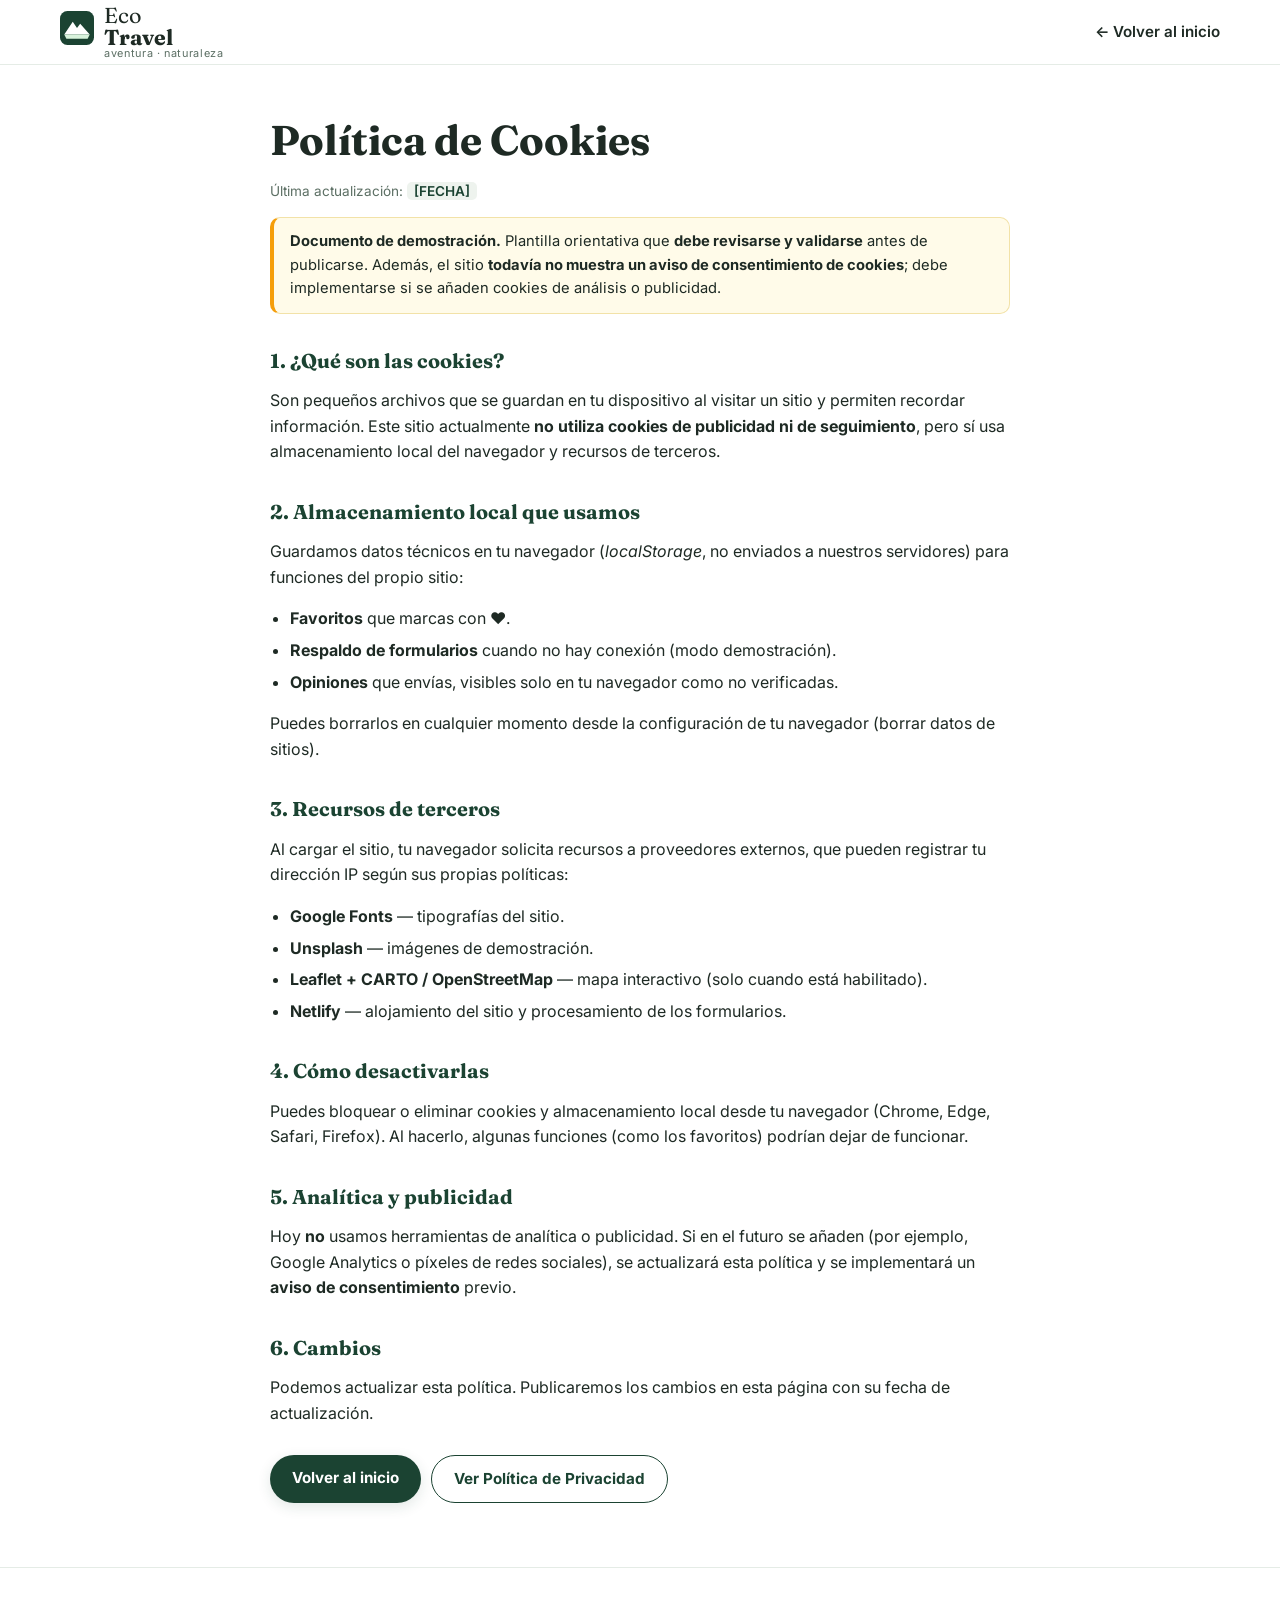
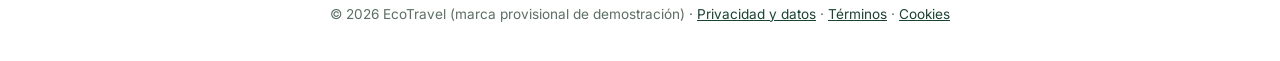
<file: cookies.html>
<!DOCTYPE html>
<html lang="es">
<head>
<meta charset="UTF-8">
<meta name="viewport" content="width=device-width, initial-scale=1.0">
<title>Política de Cookies — EcoTravel</title>
<meta name="description" content="Política de cookies del sitio de EcoTravel (plantilla de demostración).">
<link rel="icon" href="data:image/svg+xml,%3Csvg xmlns='http://www.w3.org/2000/svg' viewBox='0 0 64 64'%3E%3Crect width='64' height='64' rx='14' fill='%231b4332'/%3E%3Cpath d='M8 44 L24 20 L32 32 L38 24 L56 44 Z' fill='%23ffffff'/%3E%3Cpath d='M8 44 L56 44 L52 52 L12 52 Z' fill='%23d8f3dc'/%3E%3C/svg%3E">
<link rel="preconnect" href="https://fonts.googleapis.com">
<link rel="preconnect" href="https://fonts.gstatic.com" crossorigin>
<link href="https://fonts.googleapis.com/css2?family=Fraunces:opsz,ital,wght@9..144,0,600&family=Inter:wght@400;500;600;700&display=swap" rel="stylesheet">
<link rel="stylesheet" href="styles.css">
</head>
<body>
<header class="page-head">
  <div class="container">
    <a href="index.html" class="brand" aria-label="EcoTravel inicio">
      <span class="brand-mark" aria-hidden="true">
        <svg viewBox="0 0 64 64" width="34" height="34"><rect width="64" height="64" rx="14" fill="#1b4332"/><path d="M8 44 L24 20 L32 32 L38 24 L56 44 Z" fill="#fff"/><path d="M8 44 L56 44 L52 52 L12 52 Z" fill="#d8f3dc"/></svg>
      </span>
      <span class="brand-text">Eco<strong>Travel</strong><small>aventura · naturaleza</small></span>
    </a>
    <nav class="mini-nav" aria-label="Navegación secundaria"><a href="index.html">← Volver al inicio</a></nav>
  </div>
</header>

<main class="page-main">
  <div class="container narrow legal">
    <h1>Política de Cookies</h1>
    <p class="updated">Última actualización: <span class="ph">[FECHA]</span></p>

    <p class="note"><strong>Documento de demostración.</strong> Plantilla orientativa que <strong>debe revisarse y validarse</strong> antes de publicarse. Además, el sitio <strong>todavía no muestra un aviso de consentimiento de cookies</strong>; debe implementarse si se añaden cookies de análisis o publicidad.</p>

    <h2>1. ¿Qué son las cookies?</h2>
    <p>Son pequeños archivos que se guardan en tu dispositivo al visitar un sitio y permiten recordar información. Este sitio actualmente <strong>no utiliza cookies de publicidad ni de seguimiento</strong>, pero sí usa almacenamiento local del navegador y recursos de terceros.</p>

    <h2>2. Almacenamiento local que usamos</h2>
    <p>Guardamos datos técnicos en tu navegador (<em>localStorage</em>, no enviados a nuestros servidores) para funciones del propio sitio:</p>
    <ul>
      <li><strong>Favoritos</strong> que marcas con ♥.</li>
      <li><strong>Respaldo de formularios</strong> cuando no hay conexión (modo demostración).</li>
      <li><strong>Opiniones</strong> que envías, visibles solo en tu navegador como no verificadas.</li>
    </ul>
    <p>Puedes borrarlos en cualquier momento desde la configuración de tu navegador (borrar datos de sitios).</p>

    <h2>3. Recursos de terceros</h2>
    <p>Al cargar el sitio, tu navegador solicita recursos a proveedores externos, que pueden registrar tu dirección IP según sus propias políticas:</p>
    <ul>
      <li><strong>Google Fonts</strong> — tipografías del sitio.</li>
      <li><strong>Unsplash</strong> — imágenes de demostración.</li>
      <li><strong>Leaflet + CARTO / OpenStreetMap</strong> — mapa interactivo (solo cuando está habilitado).</li>
      <li><strong>Netlify</strong> — alojamiento del sitio y procesamiento de los formularios.</li>
    </ul>

    <h2>4. Cómo desactivarlas</h2>
    <p>Puedes bloquear o eliminar cookies y almacenamiento local desde tu navegador (Chrome, Edge, Safari, Firefox). Al hacerlo, algunas funciones (como los favoritos) podrían dejar de funcionar.</p>

    <h2>5. Analítica y publicidad</h2>
    <p>Hoy <strong>no</strong> usamos herramientas de analítica o publicidad. Si en el futuro se añaden (por ejemplo, Google Analytics o píxeles de redes sociales), se actualizará esta política y se implementará un <strong>aviso de consentimiento</strong> previo.</p>

    <h2>6. Cambios</h2>
    <p>Podemos actualizar esta política. Publicaremos los cambios en esta página con su fecha de actualización.</p>

    <div class="err-actions" style="justify-content:flex-start;margin-top:28px">
      <a class="btn btn-primary" href="index.html">Volver al inicio</a>
      <a class="btn btn-ghost" href="privacidad.html">Ver Política de Privacidad</a>
    </div>
  </div>
</main>

<footer class="page-foot">
  <p>© 2026 EcoTravel (marca provisional de demostración) · <a href="privacidad.html">Privacidad y datos</a> · <a href="terminos.html">Términos</a> · <a href="cookies.html">Cookies</a></p>
</footer>
</body>
</html>
</file>
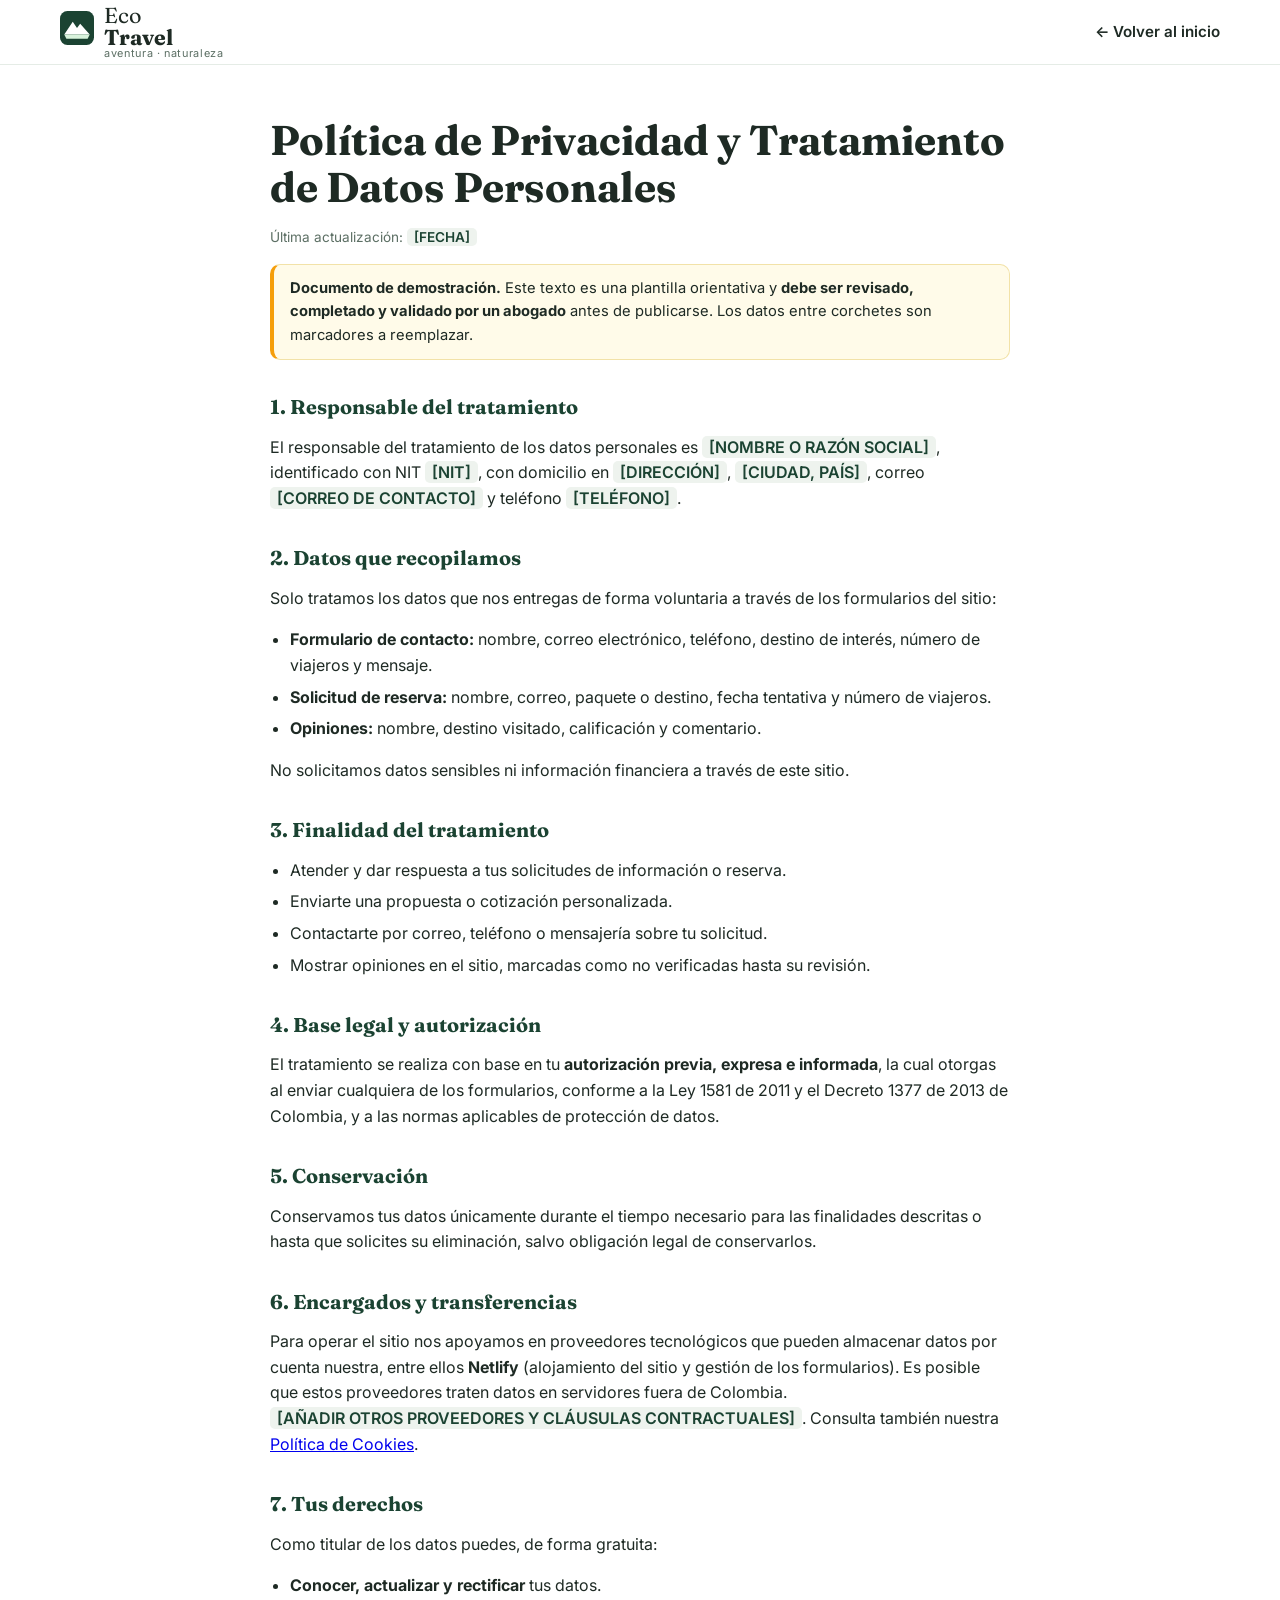
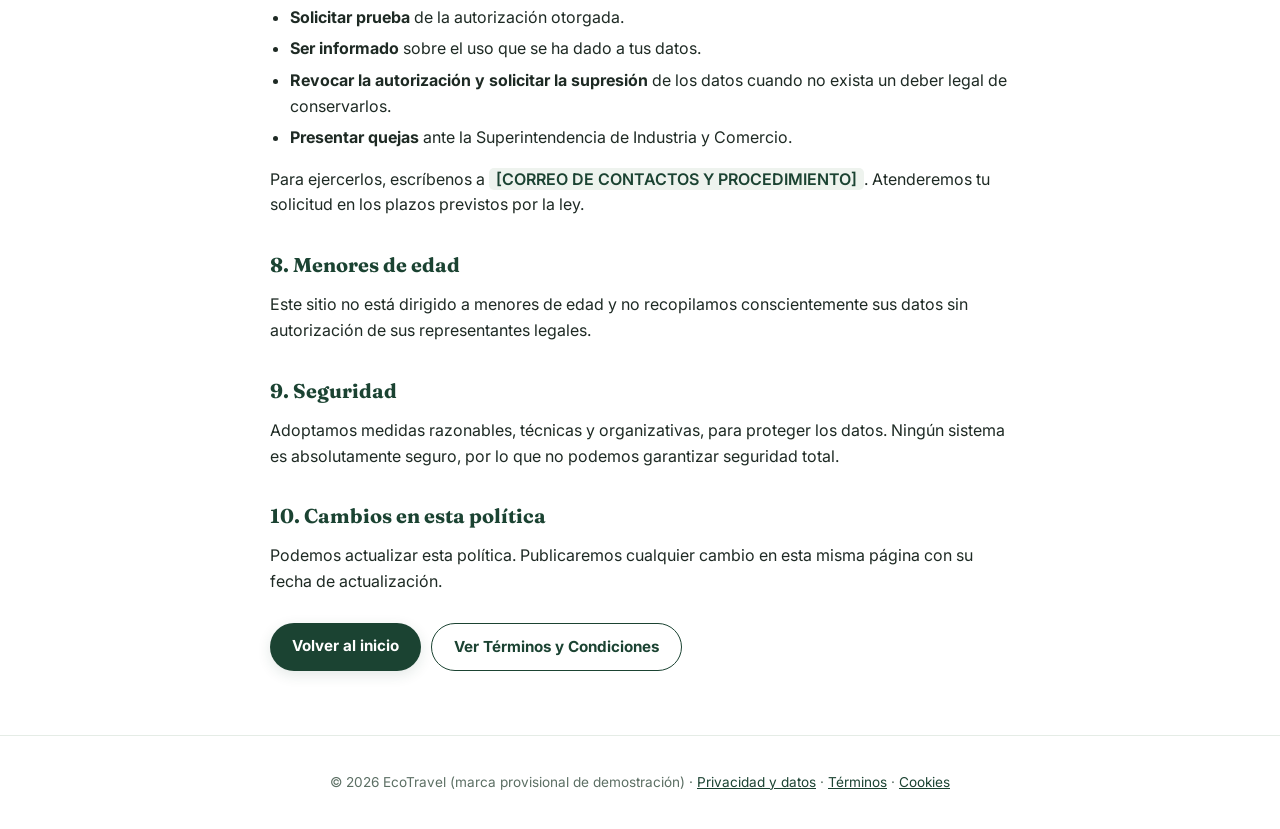
<file: privacidad.html>
<!DOCTYPE html>
<html lang="es">
<head>
<meta charset="UTF-8">
<meta name="viewport" content="width=device-width, initial-scale=1.0">
<title>Política de Privacidad y Tratamiento de Datos — EcoTravel</title>
<meta name="description" content="Política de privacidad y tratamiento de datos personales de EcoTravel (plantilla de demostración).">
<link rel="icon" href="data:image/svg+xml,%3Csvg xmlns='http://www.w3.org/2000/svg' viewBox='0 0 64 64'%3E%3Crect width='64' height='64' rx='14' fill='%231b4332'/%3E%3Cpath d='M8 44 L24 20 L32 32 L38 24 L56 44 Z' fill='%23ffffff'/%3E%3Cpath d='M8 44 L56 44 L52 52 L12 52 Z' fill='%23d8f3dc'/%3E%3C/svg%3E">
<link rel="preconnect" href="https://fonts.googleapis.com">
<link rel="preconnect" href="https://fonts.gstatic.com" crossorigin>
<link href="https://fonts.googleapis.com/css2?family=Fraunces:opsz,ital,wght@9..144,0,600&family=Inter:wght@400;500;600;700&display=swap" rel="stylesheet">
<link rel="stylesheet" href="styles.css">
</head>
<body>
<header class="page-head">
  <div class="container">
    <a href="index.html" class="brand" aria-label="EcoTravel inicio">
      <span class="brand-mark" aria-hidden="true">
        <svg viewBox="0 0 64 64" width="34" height="34"><rect width="64" height="64" rx="14" fill="#1b4332"/><path d="M8 44 L24 20 L32 32 L38 24 L56 44 Z" fill="#fff"/><path d="M8 44 L56 44 L52 52 L12 52 Z" fill="#d8f3dc"/></svg>
      </span>
      <span class="brand-text">Eco<strong>Travel</strong><small>aventura · naturaleza</small></span>
    </a>
    <nav class="mini-nav" aria-label="Navegación secundaria"><a href="index.html">← Volver al inicio</a></nav>
  </div>
</header>

<main class="page-main">
  <div class="container narrow legal">
    <h1>Política de Privacidad y Tratamiento de Datos Personales</h1>
    <p class="updated">Última actualización: <span class="ph">[FECHA]</span></p>

    <p class="note"><strong>Documento de demostración.</strong> Este texto es una plantilla orientativa y <strong>debe ser revisado, completado y validado por un abogado</strong> antes de publicarse. Los datos entre corchetes son marcadores a reemplazar.</p>

    <h2>1. Responsable del tratamiento</h2>
    <p>El responsable del tratamiento de los datos personales es <span class="ph">[NOMBRE O RAZÓN SOCIAL]</span>, identificado con NIT <span class="ph">[NIT]</span>, con domicilio en <span class="ph">[DIRECCIÓN]</span>, <span class="ph">[CIUDAD, PAÍS]</span>, correo <span class="ph">[CORREO DE CONTACTO]</span> y teléfono <span class="ph">[TELÉFONO]</span>.</p>

    <h2>2. Datos que recopilamos</h2>
    <p>Solo tratamos los datos que nos entregas de forma voluntaria a través de los formularios del sitio:</p>
    <ul>
      <li><strong>Formulario de contacto:</strong> nombre, correo electrónico, teléfono, destino de interés, número de viajeros y mensaje.</li>
      <li><strong>Solicitud de reserva:</strong> nombre, correo, paquete o destino, fecha tentativa y número de viajeros.</li>
      <li><strong>Opiniones:</strong> nombre, destino visitado, calificación y comentario.</li>
    </ul>
    <p>No solicitamos datos sensibles ni información financiera a través de este sitio.</p>

    <h2>3. Finalidad del tratamiento</h2>
    <ul>
      <li>Atender y dar respuesta a tus solicitudes de información o reserva.</li>
      <li>Enviarte una propuesta o cotización personalizada.</li>
      <li>Contactarte por correo, teléfono o mensajería sobre tu solicitud.</li>
      <li>Mostrar opiniones en el sitio, marcadas como no verificadas hasta su revisión.</li>
    </ul>

    <h2>4. Base legal y autorización</h2>
    <p>El tratamiento se realiza con base en tu <strong>autorización previa, expresa e informada</strong>, la cual otorgas al enviar cualquiera de los formularios, conforme a la Ley 1581 de 2011 y el Decreto 1377 de 2013 de Colombia, y a las normas aplicables de protección de datos.</p>

    <h2>5. Conservación</h2>
    <p>Conservamos tus datos únicamente durante el tiempo necesario para las finalidades descritas o hasta que solicites su eliminación, salvo obligación legal de conservarlos.</p>

    <h2>6. Encargados y transferencias</h2>
    <p>Para operar el sitio nos apoyamos en proveedores tecnológicos que pueden almacenar datos por cuenta nuestra, entre ellos <strong>Netlify</strong> (alojamiento del sitio y gestión de los formularios). Es posible que estos proveedores traten datos en servidores fuera de Colombia. <span class="ph">[AÑADIR OTROS PROVEEDORES Y CLÁUSULAS CONTRACTUALES]</span>. Consulta también nuestra <a href="cookies.html">Política de Cookies</a>.</p>

    <h2>7. Tus derechos</h2>
    <p>Como titular de los datos puedes, de forma gratuita:</p>
    <ul>
      <li><strong>Conocer, actualizar y rectificar</strong> tus datos.</li>
      <li><strong>Solicitar prueba</strong> de la autorización otorgada.</li>
      <li><strong>Ser informado</strong> sobre el uso que se ha dado a tus datos.</li>
      <li><strong>Revocar la autorización y solicitar la supresión</strong> de los datos cuando no exista un deber legal de conservarlos.</li>
      <li><strong>Presentar quejas</strong> ante la Superintendencia de Industria y Comercio.</li>
    </ul>
    <p>Para ejercerlos, escríbenos a <span class="ph">[CORREO DE CONTACTOS Y PROCEDIMIENTO]</span>. Atenderemos tu solicitud en los plazos previstos por la ley.</p>

    <h2>8. Menores de edad</h2>
    <p>Este sitio no está dirigido a menores de edad y no recopilamos conscientemente sus datos sin autorización de sus representantes legales.</p>

    <h2>9. Seguridad</h2>
    <p>Adoptamos medidas razonables, técnicas y organizativas, para proteger los datos. Ningún sistema es absolutamente seguro, por lo que no podemos garantizar seguridad total.</p>

    <h2>10. Cambios en esta política</h2>
    <p>Podemos actualizar esta política. Publicaremos cualquier cambio en esta misma página con su fecha de actualización.</p>

    <div class="err-actions" style="justify-content:flex-start;margin-top:28px">
      <a class="btn btn-primary" href="index.html">Volver al inicio</a>
      <a class="btn btn-ghost" href="terminos.html">Ver Términos y Condiciones</a>
    </div>
  </div>
</main>

<footer class="page-foot">
  <p>© 2026 EcoTravel (marca provisional de demostración) · <a href="privacidad.html">Privacidad y datos</a> · <a href="terminos.html">Términos</a> · <a href="cookies.html">Cookies</a></p>
</footer>
</body>
</html>
</file>
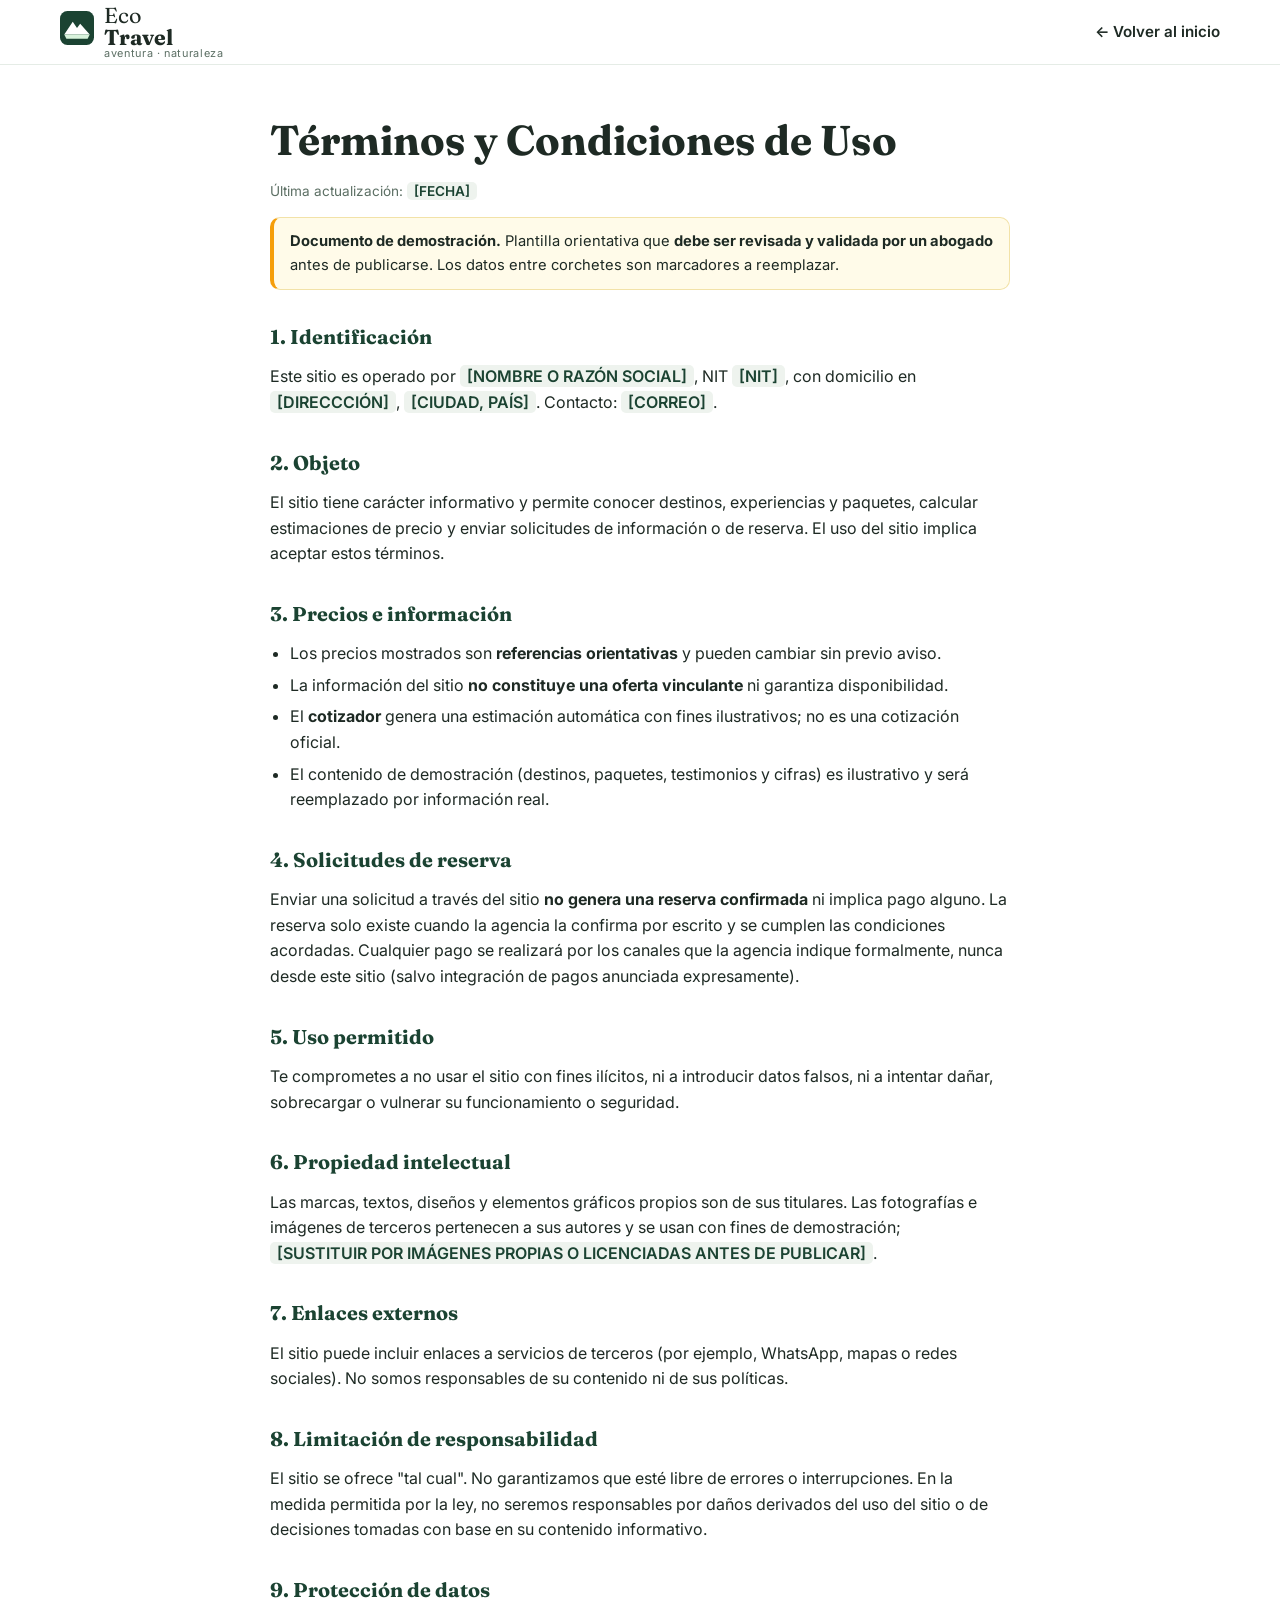
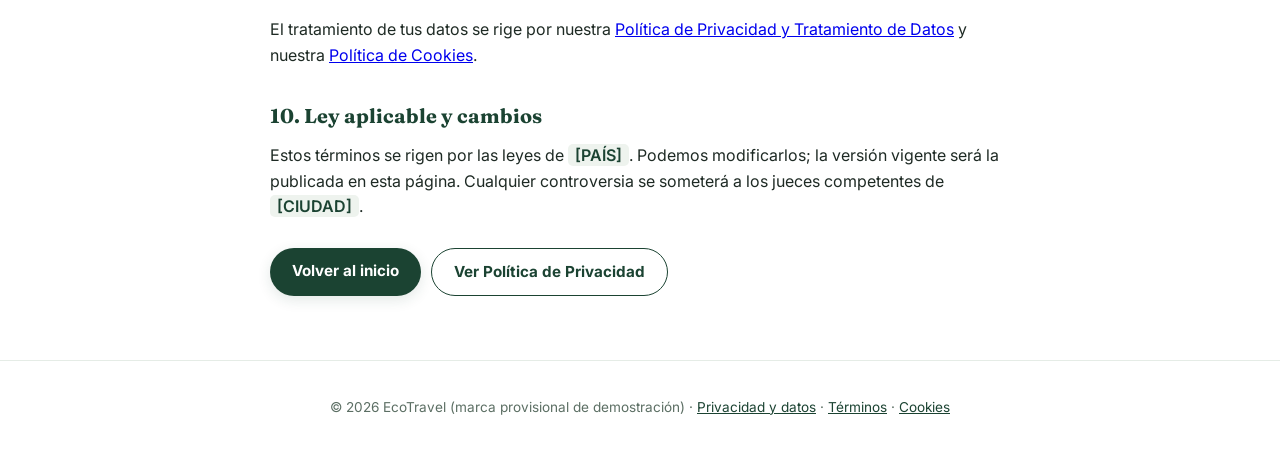
<file: terminos.html>
<!DOCTYPE html>
<html lang="es">
<head>
<meta charset="UTF-8">
<meta name="viewport" content="width=device-width, initial-scale=1.0">
<title>Términos y Condiciones — EcoTravel</title>
<meta name="description" content="Términos y condiciones de uso del sitio de EcoTravel (plantilla de demostración).">
<link rel="icon" href="data:image/svg+xml,%3Csvg xmlns='http://www.w3.org/2000/svg' viewBox='0 0 64 64'%3E%3Crect width='64' height='64' rx='14' fill='%231b4332'/%3E%3Cpath d='M8 44 L24 20 L32 32 L38 24 L56 44 Z' fill='%23ffffff'/%3E%3Cpath d='M8 44 L56 44 L52 52 L12 52 Z' fill='%23d8f3dc'/%3E%3C/svg%3E">
<link rel="preconnect" href="https://fonts.googleapis.com">
<link rel="preconnect" href="https://fonts.gstatic.com" crossorigin>
<link href="https://fonts.googleapis.com/css2?family=Fraunces:opsz,ital,wght@9..144,0,600&family=Inter:wght@400;500;600;700&display=swap" rel="stylesheet">
<link rel="stylesheet" href="styles.css">
</head>
<body>
<header class="page-head">
  <div class="container">
    <a href="index.html" class="brand" aria-label="EcoTravel inicio">
      <span class="brand-mark" aria-hidden="true">
        <svg viewBox="0 0 64 64" width="34" height="34"><rect width="64" height="64" rx="14" fill="#1b4332"/><path d="M8 44 L24 20 L32 32 L38 24 L56 44 Z" fill="#fff"/><path d="M8 44 L56 44 L52 52 L12 52 Z" fill="#d8f3dc"/></svg>
      </span>
      <span class="brand-text">Eco<strong>Travel</strong><small>aventura · naturaleza</small></span>
    </a>
    <nav class="mini-nav" aria-label="Navegación secundaria"><a href="index.html">← Volver al inicio</a></nav>
  </div>
</header>

<main class="page-main">
  <div class="container narrow legal">
    <h1>Términos y Condiciones de Uso</h1>
    <p class="updated">Última actualización: <span class="ph">[FECHA]</span></p>

    <p class="note"><strong>Documento de demostración.</strong> Plantilla orientativa que <strong>debe ser revisada y validada por un abogado</strong> antes de publicarse. Los datos entre corchetes son marcadores a reemplazar.</p>

    <h2>1. Identificación</h2>
    <p>Este sitio es operado por <span class="ph">[NOMBRE O RAZÓN SOCIAL]</span>, NIT <span class="ph">[NIT]</span>, con domicilio en <span class="ph">[DIRECCCIÓN]</span>, <span class="ph">[CIUDAD, PAÍS]</span>. Contacto: <span class="ph">[CORREO]</span>.</p>

    <h2>2. Objeto</h2>
    <p>El sitio tiene carácter informativo y permite conocer destinos, experiencias y paquetes, calcular estimaciones de precio y enviar solicitudes de información o de reserva. El uso del sitio implica aceptar estos términos.</p>

    <h2>3. Precios e información</h2>
    <ul>
      <li>Los precios mostrados son <strong>referencias orientativas</strong> y pueden cambiar sin previo aviso.</li>
      <li>La información del sitio <strong>no constituye una oferta vinculante</strong> ni garantiza disponibilidad.</li>
      <li>El <strong>cotizador</strong> genera una estimación automática con fines ilustrativos; no es una cotización oficial.</li>
      <li>El contenido de demostración (destinos, paquetes, testimonios y cifras) es ilustrativo y será reemplazado por información real.</li>
    </ul>

    <h2>4. Solicitudes de reserva</h2>
    <p>Enviar una solicitud a través del sitio <strong>no genera una reserva confirmada</strong> ni implica pago alguno. La reserva solo existe cuando la agencia la confirma por escrito y se cumplen las condiciones acordadas. Cualquier pago se realizará por los canales que la agencia indique formalmente, nunca desde este sitio (salvo integración de pagos anunciada expresamente).</p>

    <h2>5. Uso permitido</h2>
    <p>Te comprometes a no usar el sitio con fines ilícitos, ni a introducir datos falsos, ni a intentar dañar, sobrecargar o vulnerar su funcionamiento o seguridad.</p>

    <h2>6. Propiedad intelectual</h2>
    <p>Las marcas, textos, diseños y elementos gráficos propios son de sus titulares. Las fotografías e imágenes de terceros pertenecen a sus autores y se usan con fines de demostración; <span class="ph">[SUSTITUIR POR IMÁGENES PROPIAS O LICENCIADAS ANTES DE PUBLICAR]</span>.</p>

    <h2>7. Enlaces externos</h2>
    <p>El sitio puede incluir enlaces a servicios de terceros (por ejemplo, WhatsApp, mapas o redes sociales). No somos responsables de su contenido ni de sus políticas.</p>

    <h2>8. Limitación de responsabilidad</h2>
    <p>El sitio se ofrece "tal cual". No garantizamos que esté libre de errores o interrupciones. En la medida permitida por la ley, no seremos responsables por daños derivados del uso del sitio o de decisiones tomadas con base en su contenido informativo.</p>

    <h2>9. Protección de datos</h2>
    <p>El tratamiento de tus datos se rige por nuestra <a href="privacidad.html">Política de Privacidad y Tratamiento de Datos</a> y nuestra <a href="cookies.html">Política de Cookies</a>.</p>

    <h2>10. Ley aplicable y cambios</h2>
    <p>Estos términos se rigen por las leyes de <span class="ph">[PAÍS]</span>. Podemos modificarlos; la versión vigente será la publicada en esta página. Cualquier controversia se someterá a los jueces competentes de <span class="ph">[CIUDAD]</span>.</p>

    <div class="err-actions" style="justify-content:flex-start;margin-top:28px">
      <a class="btn btn-primary" href="index.html">Volver al inicio</a>
      <a class="btn btn-ghost" href="privacidad.html">Ver Política de Privacidad</a>
    </div>
  </div>
</main>

<footer class="page-foot">
  <p>© 2026 EcoTravel (marca provisional de demostración) · <a href="privacidad.html">Privacidad y datos</a> · <a href="terminos.html">Términos</a> · <a href="cookies.html">Cookies</a></p>
</footer>
</body>
</html>
</file>
<file: styles.css>
:root{
  --forest:#1b4332; --forest-2:#2d6a4f; --forest-3:#40916c;
  --sand:#f4f1e8; --sand-2:#e9e4d4; --white:#ffffff; --ink:#1e2a24;
  --muted:#5c6f64; --accent:#f59e0b; --accent-dark:#b45309;
  --radius:18px; --shadow:0 12px 32px rgba(27,67,50,.14);
  --shadow-sm:0 4px 14px rgba(27,67,50,.12);
  --max:1200px;
}
*{box-sizing:border-box}
[hidden]{display:none!important}
html{scroll-behavior:smooth}
@media (prefers-reduced-motion:reduce){html{scroll-behavior:auto}*{animation:none!important;transition:none!important}}
body{margin:0;font-family:'Inter',system-ui,sans-serif;color:var(--ink);background:var(--white);line-height:1.6;overflow-x:hidden}
h1,h2,h3{font-family:'Fraunces',serif;line-height:1.12;margin:.2em 0 .4em}
img{max-width:100%;display:block}
.container{max-width:var(--max);margin:0 auto;padding:0 20px}
.narrow{max-width:780px}
.skip-link{position:absolute;left:-999px;top:0;background:var(--forest);color:#fff;padding:10px 16px;z-index:200;border-radius:0 0 10px 0}
.skip-link:focus{left:0}
:focus-visible{outline:3px solid var(--accent);outline-offset:2px;border-radius:6px}
.muted{color:var(--muted)} .muted-light{color:#cfe3d6}
.kicker{color:var(--forest-2);font-weight:700;text-transform:uppercase;letter-spacing:.08em;font-size:.82rem;margin:0}
.demo-note{font-size:.85rem;color:var(--muted);background:#f6f7f4;border:1px dashed #b7c9bd;padding:8px 12px;border-radius:10px}
code{background:#eef3ee;padding:1px 6px;border-radius:6px}

/* NAV */
.navbar{position:sticky;top:0;z-index:100;background:rgba(255,255,255,.94);backdrop-filter:blur(10px);border-bottom:1px solid #e5ece6}
.nav-inner{display:flex;align-items:center;justify-content:space-between;gap:16px;min-height:68px}
.brand{display:flex;align-items:center;gap:10px;text-decoration:none;color:var(--ink)}
.brand-text{font-family:'Fraunces',serif;font-size:1.35rem;line-height:1;display:flex;flex-direction:column}
.brand-text small{font-family:'Inter',sans-serif;font-size:.68rem;color:var(--muted);letter-spacing:.06em}
.brand-text.light{color:#fff;font-size:1.6rem}
.nav-links{display:flex;gap:22px}
.nav-links a{color:var(--ink);text-decoration:none;font-weight:600;font-size:.95rem}
.nav-links a:hover{color:var(--forest-2)}
.nav-actions{display:flex;align-items:center;gap:12px}
.hamburger{display:none;flex-direction:column;gap:5px;background:none;border:1px solid #d5ded6;border-radius:10px;padding:10px;cursor:pointer}
.hamburger span{width:22px;height:2px;background:var(--forest);display:block}
.mobile-menu{display:flex;flex-direction:column;gap:6px;padding:12px 20px 18px;background:#fff;border-bottom:1px solid #e5ece6}
.mobile-menu a{padding:10px 4px;text-decoration:none;color:var(--ink);font-weight:600;border-radius:8px}

/* BUTTONS */
.btn{border:0;border-radius:999px;padding:11px 22px;font-weight:700;font-size:.95rem;cursor:pointer;text-decoration:none;display:inline-block;text-align:center;transition:transform .15s ease,box-shadow .15s ease,background .15s ease;min-height:44px}
.btn:hover{transform:translateY(-1px)}
.btn-primary{background:var(--forest);color:#fff;box-shadow:var(--shadow-sm)}
.btn-primary:hover{background:var(--forest-2)}
.btn-lg{padding:14px 30px;font-size:1rem}
.btn-ghost{background:#fff;color:var(--forest);border:1.5px solid var(--forest)}
.btn-light{background:#fff;color:var(--forest)}
.btn-outline-light{background:transparent;color:#fff;border:1.5px solid #fff}
.btn-search{border-radius:14px;min-width:130px}
.chip{border:1.5px solid #cfdccf;background:#fff;border-radius:999px;padding:8px 16px;font-weight:600;cursor:pointer;min-height:40px}
.chip.active,.chip:hover{background:var(--forest);color:#fff;border-color:var(--forest)}

/* HERO */
.hero{position:relative;color:#fff;overflow:hidden}
.hero-overlay{position:absolute;inset:0;background:linear-gradient(180deg,rgba(10,30,20,.55) 0%,rgba(10,30,20,.35) 45%,rgba(10,30,20,.72) 100%)}
.hero-content{position:relative;padding:84px 20px 40px;max-width:1200px}
.eyebrow{display:inline-block;background:rgba(255,255,255,.16);border:1px solid rgba(255,255,255,.35);padding:6px 14px;border-radius:999px;font-size:.85rem;margin:0 0 12px}
.hero h1{font-size:clamp(2.6rem,6vw,4.6rem);margin:0 0 10px;text-shadow:0 2px 20px rgba(0,0,0,.4)}
.hero-sub{font-size:clamp(1rem,2.2vw,1.25rem);max-width:640px;color:#f1f5ef}
.hero-buttons{display:flex;gap:12px;flex-wrap:wrap;margin:18px 0 26px}
.search-card{background:#fff;color:var(--ink);border-radius:20px;box-shadow:var(--shadow);display:grid;grid-template-columns:1.3fr 1fr 1fr 1fr auto;gap:14px;padding:18px;align-items:end;margin-top:10px}
.search-field{display:flex;flex-direction:column;gap:6px}
.search-field label{font-weight:700;font-size:.85rem}
.search-field select,.search-field input,.form-group select,.form-group input,.form-group textarea{border:1.5px solid #d6e0d6;border-radius:12px;padding:12px;font-size:1rem;width:100%;font-family:inherit;background:#fff;min-height:44px}
.search-field select:focus,.search-field input:focus,.form-group input:focus,.form-group select:focus,.form-group textarea:focus{border-color:var(--forest-3);outline:3px solid rgba(64,145,108,.25)}
.form-error{grid-column:1/-1;color:#b91c1c;background:#fef2f2;border:1px solid #fecaca;padding:10px 14px;border-radius:10px;margin:0}
.hero .demo-note{background:rgba(255,255,255,.14);border-color:rgba(255,255,255,.35);color:#eef5ee;margin-top:12px}

/* SECTIONS */
.section{padding:64px 0}
.section-alt{background:#f3f6f1}
.section-head{display:flex;justify-content:space-between;align-items:end;gap:20px;flex-wrap:wrap;margin-bottom:24px}
.filter-row{display:flex;gap:8px;flex-wrap:wrap}
.grid{display:grid;gap:20px}
.cards-4{grid-template-columns:repeat(4,1fr)}
.cards-3{grid-template-columns:repeat(3,1fr)}
.card{background:#fff;border-radius:var(--radius);overflow:hidden;box-shadow:var(--shadow-sm);display:flex;flex-direction:column;transition:transform .18s ease,box-shadow .18s ease}
.card:hover{transform:translateY(-4px);box-shadow:var(--shadow)}
.card img{height:190px;width:100%;object-fit:cover}
.card-body{padding:16px 16px 18px;display:flex;flex-direction:column;gap:8px;flex:1}
.card-body h3{margin:0;font-size:1.12rem}
.loc{color:var(--forest-2);font-weight:700;font-size:.88rem;margin:0}
.desc{color:var(--muted);font-size:.93rem;margin:0;flex:1}
.meta{display:flex;justify-content:space-between;gap:8px;font-size:.85rem;color:var(--muted);flex-wrap:wrap}
.tag{display:inline-block;background:#e7f2e9;color:var(--forest);border-radius:999px;padding:3px 12px;font-size:.78rem;font-weight:700;width:fit-content}
.price{font-weight:800;font-size:1.02rem}
.price s{color:#9aa8a0;font-weight:500;margin-right:8px}
.discount{background:#fef3c7;color:#92400e;border-radius:8px;padding:2px 8px;font-size:.78rem;font-weight:800}
.includes{margin:6px 0;padding-left:18px;color:var(--muted);font-size:.9rem}
.card-actions{display:flex;gap:8px;flex-wrap:wrap;margin-top:6px}

/* TRUST */
.trustbar{background:#eef4ec;border-top:1px solid #dce7db;border-bottom:1px solid #dce7db}
.trustbar-inner{display:grid;grid-template-columns:repeat(3,1fr);gap:16px;padding:18px 20px}
.trust-item{display:flex;gap:12px;align-items:center;justify-content:center}
.trust-icon{font-size:1.7rem;background:#fff;border-radius:50%;width:48px;height:48px;display:grid;place-items:center;box-shadow:var(--shadow-sm)}
.trust-item strong{display:block} .trust-item small{color:var(--muted)}

/* FEATURES / STATS */
.features .feature{background:#fff;border-radius:var(--radius);padding:22px;box-shadow:var(--shadow-sm)}
.features .feature span{font-size:1.8rem}
.stats{display:grid;grid-template-columns:repeat(4,1fr);gap:14px;margin-top:26px}
.stat{background:var(--forest);color:#fff;border-radius:16px;padding:18px;text-align:center}
.stat strong{font-size:1.7rem;font-family:'Fraunces',serif;display:block}
.stat span{font-size:.88rem;color:#cfe3d6}

/* SUSTAINABLE */
.sustainable{position:relative;color:#fff;overflow:hidden}
.sustainable-bg{position:absolute;inset:0;background:url('https://images.unsplash.com/photo-1502082553048-f009c37129b9?auto=format&fit=crop&w=1800&q=80') center/cover no-repeat,#1b4332}
.sustainable-overlay{position:absolute;inset:0;background:linear-gradient(90deg,rgba(10,30,20,.78),rgba(10,30,20,.35))}
.sustainable-content{position:relative;padding:80px 20px;max-width:1200px}
.sustainable-content h2{font-size:clamp(2rem,4.5vw,3.2rem)}
.sustainable-content p{max-width:560px;color:#eef5ee}

/* TESTIMONIOS */
.testi{padding:20px}
.testi blockquote{margin:0 0 12px;font-style:italic}
.testi .who{display:flex;align-items:center;gap:12px}
.avatar{width:46px;height:46px;border-radius:50%;background:var(--forest);color:#fff;display:grid;place-items:center;font-weight:800}
.stars{color:var(--accent);letter-spacing:2px}

/* FAQ (acordeón animado) */
.faq-item{border:1px solid #dbe5da;background:#fff;border-radius:14px;margin-bottom:10px;overflow:hidden;transition:border-color .25s ease,box-shadow .25s ease}
.faq-item.open{border-color:var(--forest-3);box-shadow:var(--shadow-sm)}
.faq-q{width:100%;background:none;border:0;text-align:left;padding:16px 18px;font-weight:700;font-size:1rem;cursor:pointer;display:flex;justify-content:space-between;gap:12px;align-items:center;min-height:48px;color:var(--ink)}
.faq-item.open .faq-q{color:var(--forest)}
.faq-icon{flex:none;width:30px;height:30px;border-radius:50%;background:#eef4ec;color:var(--forest);display:grid;place-items:center;font-size:1.1rem;font-weight:700;transition:transform .35s ease,background .25s ease,color .25s ease}
.faq-item.open .faq-icon{transform:rotate(45deg);background:var(--forest);color:#fff}
.faq-a{display:grid;grid-template-rows:0fr;transition:grid-template-rows .38s ease}
.faq-item.open .faq-a{grid-template-rows:1fr}
.faq-a-inner{overflow:hidden;min-height:0}
.faq-a-inner>p{margin:0;padding:0 18px 10px;color:var(--muted)}
.faq-feedback{margin:4px 18px 18px;padding:14px 16px;background:#f3f6f1;border:1px dashed #b7c9bd;border-radius:12px}
.faq-feedback p{margin:0 0 10px;font-weight:700;font-size:.92rem}
.faq-feedback .row{display:flex;gap:8px;flex-wrap:wrap}
.btn-mini{border-radius:999px;padding:9px 20px;font-weight:700;font-size:.88rem;cursor:pointer;min-height:40px;border:1.5px solid var(--forest)}
.btn-mini.yes{background:var(--forest);color:#fff}
.btn-mini.no{background:#fff;color:var(--forest)}
.faq-thanks{margin:0;font-weight:600;color:var(--forest-2)}
.faq-help-links{display:flex;gap:10px;flex-wrap:wrap;margin-top:10px}
.btn-whatsapp{background:#22c55e;color:#fff;box-shadow:var(--shadow-sm)}
.btn-whatsapp:hover{background:#16a34a}

/* CONTACT */
.contact-grid{display:grid;grid-template-columns:1fr 1.2fr;gap:28px;align-items:start}
.contact-info{list-style:none;padding:0;display:grid;gap:10px}
.contact-info em{color:var(--muted);font-size:.83rem}
.social{display:flex;gap:10px;flex-wrap:wrap;margin-top:12px}
.social a{background:#eef4ec;color:var(--forest);padding:9px 16px;border-radius:999px;text-decoration:none;font-weight:700}
.form{background:#fff;border-radius:var(--radius);box-shadow:var(--shadow);padding:24px}
.form-row{display:grid;grid-template-columns:1fr 1fr;gap:14px}
.form-group{margin-bottom:14px;display:flex;flex-direction:column;gap:6px}
.form-group label{font-weight:700;font-size:.9rem}
.err{color:#b91c1c;font-size:.83rem;min-height:1em}
.form-status{font-weight:600;margin-top:10px}

/* FOOTER */
.footer{background:#0f241b;color:#dfeee4;margin-top:0}
.footer-grid{display:grid;grid-template-columns:1.4fr 1fr 1fr 1fr;gap:24px;padding:48px 20px 20px}
.footer a{color:#cfe3d6;text-decoration:none;display:block;padding:4px 0}
.footer a:hover{color:#fff}
.footer h3{color:#fff;font-size:1rem;font-family:'Inter',sans-serif}
.footer-bottom{border-top:1px solid rgba(255,255,255,.14);padding:16px 20px 26px;font-size:.85rem;color:#a9c3b2}

/* MODAL */
.modal-backdrop{position:fixed;inset:0;background:rgba(10,25,18,.6);display:grid;place-items:center;padding:18px;z-index:300}
.modal-backdrop[hidden]{display:none}
.modal{background:#fff;border-radius:20px;max-width:640px;width:100%;max-height:90vh;overflow:auto;position:relative;box-shadow:0 24px 60px rgba(0,0,0,.35)}
.modal img{width:100%;height:260px;object-fit:cover}
.modal-body{padding:24px}
.modal-close{position:absolute;top:12px;right:12px;background:#fff;border:1px solid #ddd;border-radius:50%;width:40px;height:40px;cursor:pointer;font-size:1rem;z-index:2}
.modal-actions{display:flex;gap:10px;flex-wrap:wrap;margin-top:14px}

/* TIMELINE itinerario */
.timeline{list-style:none;margin:14px 0 6px;padding:0}
.timeline li{position:relative;padding:0 0 16px 32px}
.timeline li::before{content:"";position:absolute;left:7px;top:6px;width:12px;height:12px;border-radius:50%;background:var(--forest-3);box-shadow:0 0 0 4px #e7f2e9}
.timeline li::after{content:"";position:absolute;left:12px;top:24px;bottom:-2px;width:2px;background:#dce7db}
.timeline li:last-child::after{display:none}
.timeline strong{display:block;font-size:.98rem}
.timeline span{color:var(--muted);font-size:.9rem}

/* HERO carrusel */
.hero-slides{position:absolute;inset:0}
.hero-slide{position:absolute;inset:0;background-position:center;background-size:cover;background-repeat:no-repeat;background-color:#1b4332;opacity:0;transition:opacity 1.2s ease}
.hero-slide.active{opacity:1}
.hero-dots{display:flex;gap:8px;margin:4px 0 20px}
.hero-dots .dot{width:34px;height:6px;border-radius:999px;border:0;background:rgba(255,255,255,.4);cursor:pointer;padding:0;transition:background .25s ease}
.hero-dots .dot.active{background:#fff}

/* CARRUSEL testimonios */
.carousel{overflow:hidden;border-radius:var(--radius)}
.carousel-track{display:flex;transition:transform .45s ease}
.carousel-track .card{flex:0 0 100%;margin:0}
.carousel-nav{display:flex;align-items:center;justify-content:center;gap:16px;margin:16px 0 28px}
.carousel-nav .btn{min-height:44px;padding:10px 20px}
.dots{display:flex;gap:8px}
.dots .dot{width:12px;height:12px;border-radius:50%;border:0;background:#c6d4c6;cursor:pointer;padding:0}
.dots .dot.active{background:var(--forest)}
.opinion h3{margin-top:0}

/* TOTOP / TOAST */
#toTop{position:fixed;right:18px;bottom:18px;width:48px;height:48px;border-radius:50%;border:0;background:var(--forest);color:#fff;font-size:1.3rem;cursor:pointer;box-shadow:var(--shadow);z-index:150}
#toTop[hidden]{display:none}
#toast{position:fixed;left:50%;transform:translateX(-50%);bottom:22px;background:var(--ink);color:#fff;padding:12px 20px;border-radius:12px;z-index:400;opacity:0;pointer-events:none;transition:opacity .2s}
#toast.show{opacity:1}

/* RESULTS */
.results-section{background:#fffbeF;border-top:3px solid var(--forest);border-bottom:3px solid var(--forest)}

/* FAVORITOS */
.card{position:relative}
.fav-btn{position:absolute;top:12px;right:12px;width:42px;height:42px;border-radius:50%;border:0;background:rgba(255,255,255,.95);color:#9aa8a0;font-size:1.25rem;line-height:1;cursor:pointer;box-shadow:var(--shadow-sm);z-index:2;transition:transform .15s ease,color .15s ease}
.fav-btn:hover{transform:scale(1.12)}
.fav-btn.active{color:#e11d48}
.fav-btn.active::after{content:""}

/* MAPA */
#map{height:440px;border-radius:var(--radius);box-shadow:var(--shadow);position:relative;z-index:0}
.leaflet-popup-content{font-family:'Inter',sans-serif;line-height:1.5}
.leaflet-popup-content .btn{min-height:36px;padding:8px 16px;font-size:.85rem}

/* COTIZADOR */
.quote-grid{display:grid;grid-template-columns:1fr 1fr;gap:24px;align-items:start}
.quote-result{padding:24px}
.quote-lines{display:grid;gap:8px;margin:14px 0}
.quote-lines .line{display:flex;justify-content:space-between;gap:12px;font-size:.95rem}
.quote-lines .line span:last-child{font-weight:700;white-space:nowrap}
.quote-total{font-size:1.5rem;font-weight:800;color:var(--forest);margin:8px 0}
.quote-ctas{display:flex;gap:10px;flex-wrap:wrap;margin-top:14px}

/* CÓMO FUNCIONA */
.steps{background:var(--forest);color:#fff}
.steps-inner{display:grid;grid-template-columns:repeat(3,1fr);gap:20px;padding-top:22px;padding-bottom:22px}
.step{display:flex;gap:14px;align-items:flex-start}
.step-num{flex:none;width:44px;height:44px;border-radius:50%;background:rgba(255,255,255,.15);border:2px solid rgba(255,255,255,.5);display:grid;place-items:center;font-family:'Fraunces',serif;font-size:1.3rem}
.step strong{display:block;font-size:1.05rem}
.step small{display:block;color:#cfe3d6}
.step a{color:#fff;font-weight:700;font-size:.9rem}

/* QUIZ */
.quiz-card{padding:24px}
.quiz-progress{height:8px;background:#e7efe7;border-radius:999px;overflow:hidden;margin-bottom:6px}
.quiz-progress span{display:block;height:100%;width:0;background:var(--forest-3);border-radius:999px;transition:width .35s ease}
.quiz-opts{display:grid;gap:10px;margin-top:12px}
.quiz-opt{text-align:left;background:#f3f6f1;border:1.5px solid #dbe5da;border-radius:12px;padding:13px 16px;font-weight:600;font-size:.98rem;cursor:pointer;min-height:48px;color:var(--ink)}
.quiz-opt:hover{border-color:var(--forest-3);background:#eaf3ec}
.quiz-result{text-align:center}
.quiz-result img{border-radius:14px;height:220px;width:100%;object-fit:cover;margin:10px 0}
.quiz-result .row{display:flex;gap:10px;justify-content:center;flex-wrap:wrap;margin-top:12px}

/* COMPARTIR */
.share-wrap{position:relative}
.share-pop{position:absolute;bottom:calc(100% + 10px);right:0;background:#fff;border:1px solid #e2e8e2;border-radius:14px;box-shadow:var(--shadow);padding:10px;display:flex;gap:8px;z-index:6;min-width:max-content}
.share-pop .btn{min-height:40px;padding:9px 16px;font-size:.85rem}

/* COMPARADOR */
#compareBar{position:fixed;left:50%;transform:translateX(-50%);bottom:18px;z-index:160;background:var(--forest);color:#fff;border-radius:999px;padding:10px 10px 10px 22px;display:flex;gap:10px;align-items:center;box-shadow:var(--shadow);font-weight:700}
#compareBar[hidden]{display:none}
.modal-wide{max-width:920px}
.table-wrap{overflow-x:auto;margin:12px 0}
#compareTable{border-collapse:collapse;width:100%;min-width:600px}
#compareTable th,#compareTable td{border:1px solid #e2e8e2;padding:10px 12px;text-align:left;vertical-align:top;font-size:.92rem}
#compareTable thead th{background:#eef4ec;font-family:'Fraunces',serif;font-size:1rem}
#compareTable tbody th{background:#f7faf7;width:130px}
#compareTable img{border-radius:10px;height:90px;width:100%;object-fit:cover;margin-bottom:6px}
#compareTable ul{margin:6px 0;padding-left:18px;color:var(--muted)}

/* WHATSAPP FLOTANTE */
#waFloat{position:fixed;left:18px;bottom:18px;width:58px;height:58px;border-radius:50%;background:#22c55e;display:grid;place-items:center;box-shadow:0 10px 26px rgba(34,197,94,.5);z-index:150;transition:transform .15s ease}
#waFloat:hover{transform:scale(1.08)}
#waFloat::before{content:"";position:absolute;inset:0;border-radius:50%;border:3px solid #22c55e;opacity:.6;animation:wa-pulse 2s ease-out infinite}
@keyframes wa-pulse{0%{transform:scale(1);opacity:.6}100%{transform:scale(1.5);opacity:0}}

/* RESPONSIVE */
@media(min-width:721px){
  .mobile-menu{display:none!important}
}
@media(max-width:1020px){
  .cards-4{grid-template-columns:repeat(2,1fr)}
  .cards-3{grid-template-columns:repeat(2,1fr)}
  .search-card{grid-template-columns:1fr 1fr}
  .stats{grid-template-columns:repeat(2,1fr)}
  .footer-grid{grid-template-columns:1fr 1fr}
  .contact-grid{grid-template-columns:1fr}
  .quote-grid{grid-template-columns:1fr}
  .steps-inner{grid-template-columns:1fr}
}
@media(max-width:720px){
  .nav-links{display:none}
  .nav-actions .btn{display:none}
  .hamburger{display:flex}
  .cards-4,.cards-3{grid-template-columns:1fr}
  .search-card{grid-template-columns:1fr}
  .btn-search{width:100%}
  .trustbar-inner{grid-template-columns:1fr}
  .form-row{grid-template-columns:1fr}
  .hero-content{padding-top:56px}
  .footer-grid{grid-template-columns:1fr}
  .form{padding:18px}
  .modal img{height:190px}
  .modal-body{padding:18px}
  #waFloat{width:52px;height:52px;bottom:14px;left:14px}
  #toTop{width:44px;height:44px;right:14px;bottom:14px}
  #compareBar{left:12px;right:12px;bottom:82px;transform:none;justify-content:space-between;flex-wrap:wrap}
  .share-pop{right:auto;left:0}
  .hero-dots{margin-bottom:14px}
}

/* PÁGINAS LEGALES Y 404 */
.page-head{position:sticky;top:0;z-index:50;background:rgba(255,255,255,.95);backdrop-filter:blur(10px);border-bottom:1px solid #e5ece6}
.page-head .container{display:flex;align-items:center;justify-content:space-between;gap:16px;min-height:64px}
.mini-nav a{color:var(--ink);text-decoration:none;font-weight:600;font-size:.95rem;margin-left:16px}
.mini-nav a:hover{color:var(--forest-2)}
.page-main{padding:44px 0 64px}
.legal h1{font-size:clamp(1.8rem,4vw,2.6rem)}
.legal h2{font-size:1.25rem;margin-top:1.8em;color:var(--forest)}
.legal ul{padding-left:20px}
.legal li{margin-bottom:6px}
.legal .updated{font-size:.85rem;color:var(--muted)}
.legal .note{background:#fffbe9;border:1px solid #f2e2a8;border-left:4px solid var(--accent);padding:12px 16px;border-radius:10px;font-size:.92rem}
.ph{background:#eef3ee;border-radius:5px;padding:1px 7px;font-weight:600;color:var(--forest);white-space:nowrap}
.page-foot{border-top:1px solid #e5ece6;padding:22px 20px;text-align:center;color:var(--muted);font-size:.85rem}
.page-foot a{color:var(--forest)}
.err-page{text-align:center;padding:72px 20px}
.err-code{font-family:'Fraunces',serif;font-size:clamp(4.5rem,16vw,9rem);color:var(--forest);margin:0;line-height:1}
.err-actions{display:flex;gap:10px;justify-content:center;flex-wrap:wrap;margin-top:20px}
@media(max-width:720px){
  .page-head .container{flex-direction:column;gap:8px;padding-top:10px;padding-bottom:10px}
  .mini-nav a{margin:0 8px}
}

/* EXPERIENCIAS: efecto "hundir" + panel de destinos de la categoría */
.exp-card{position:relative}
.exp-card:hover,.exp-card:focus-within,.exp-card.open{transform:translateY(3px) scale(.985);box-shadow:inset 0 2px 7px rgba(27,67,50,.20),0 6px 16px rgba(27,67,50,.12)}
.exp-panel{position:absolute;inset:0;background:linear-gradient(160deg,rgba(27,67,50,.97),rgba(27,67,50,.9));color:#fff;padding:16px;display:flex;flex-direction:column;gap:10px;opacity:0;transform:translateY(10px);pointer-events:none;transition:opacity .2s ease,transform .2s ease}
.exp-card:hover .exp-panel,.exp-card:focus-within .exp-panel,.exp-card.open .exp-panel{opacity:1;transform:translateY(0);pointer-events:auto}
.exp-panel-title{margin:0;font-size:.9rem;font-weight:700;color:#d8f3dc}
.exp-list{list-style:none;margin:0;padding:0;display:flex;flex-direction:column;gap:6px;overflow:auto}
.exp-item{display:flex;justify-content:space-between;align-items:center;gap:8px;width:100%;background:rgba(255,255,255,.12);border:0;color:#fff;padding:8px 12px;border-radius:9px;cursor:pointer;font:inherit;font-size:.88rem;font-weight:600;text-align:left}
.exp-item:hover,.exp-item:focus-visible{background:rgba(255,255,255,.26)}
.exp-item small{font-weight:400;opacity:.8;font-size:.78rem}
.exp-empty{margin:0;font-size:.85rem;opacity:.85}
.exp-more{margin-top:auto;background:#fff;color:var(--forest);border:0;border-radius:999px;padding:8px 16px;font-weight:700;font-size:.83rem;cursor:pointer;align-self:flex-start}
.exp-more:hover{background:#d8f3dc}
@media(hover:none){
  .exp-panel{position:static;opacity:1;transform:none;pointer-events:auto;background:none;color:var(--ink);padding:0 16px 16px;gap:6px}
  .exp-panel-title{color:var(--forest)}
  .exp-item{background:#eef4ec;color:var(--forest)}
  .exp-item small{color:var(--muted);opacity:1}
  .exp-more{display:none}
}
</file>
